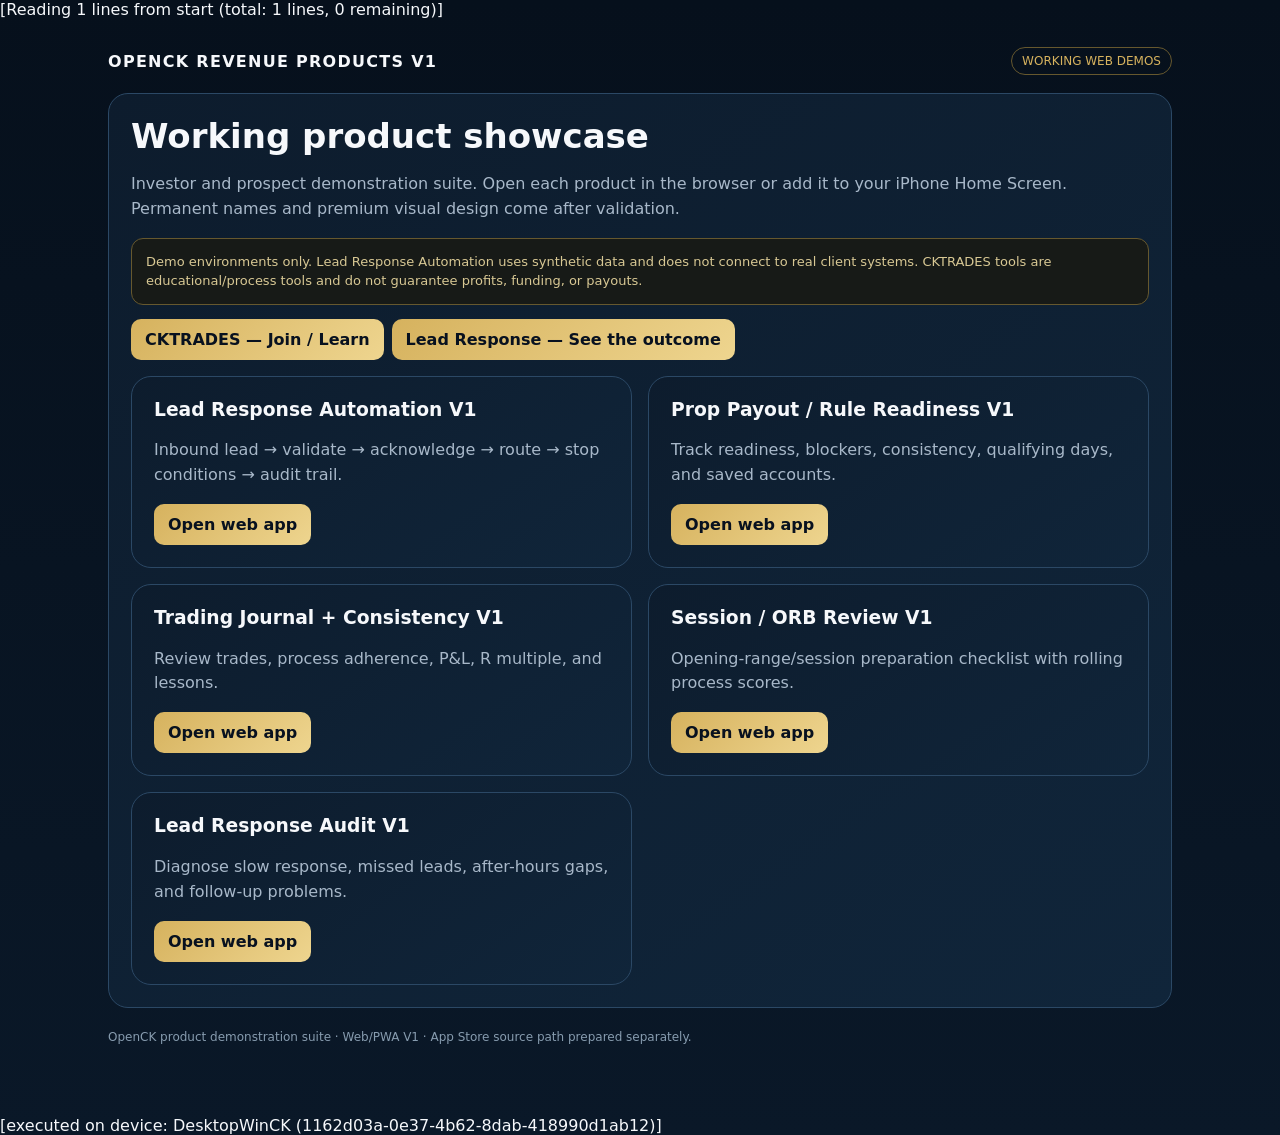
<file: index.html>
[Reading 1 lines from start (total: 1 lines, 0 remaining)]

<!doctype html><html><head><meta charset="utf-8"><meta name="viewport" content="width=device-width,initial-scale=1"><title>OpenCK Revenue Products V1</title><link rel="stylesheet" href="./styles.css"><meta name="theme-color" content="#0d1c2d"></head><body><div class="wrap"><div class="top"><div class="brand">OPENCK REVENUE PRODUCTS V1</div><div class="pill">WORKING WEB DEMOS</div></div><section class="hero"><h1>Working product showcase</h1><p>Investor and prospect demonstration suite. Open each product in the browser or add it to your iPhone Home Screen. Permanent names and premium visual design come after validation.</p><div class="notice">Demo environments only. Lead Response Automation uses synthetic data and does not connect to real client systems. CKTRADES tools are educational/process tools and do not guarantee profits, funding, or payouts.</div><div class="actions"><a class="btn" href="./sales/cktrades/">CKTRADES — Join / Learn</a><a class="btn" href="./sales/lead-response/">Lead Response — See the outcome</a></div><div class="grid"><div class="card"><h3>Lead Response Automation V1</h3><p>Inbound lead → validate → acknowledge → route → stop conditions → audit trail.</p><a class="btn" href="./lead-response-automation/">Open web app</a></div><div class="card"><h3>Prop Payout / Rule Readiness V1</h3><p>Track readiness, blockers, consistency, qualifying days, and saved accounts.</p><a class="btn" href="./prop-payout-readiness/">Open web app</a></div><div class="card"><h3>Trading Journal + Consistency V1</h3><p>Review trades, process adherence, P&amp;L, R multiple, and lessons.</p><a class="btn" href="./trading-journal/">Open web app</a></div><div class="card"><h3>Session / ORB Review V1</h3><p>Opening-range/session preparation checklist with rolling process scores.</p><a class="btn" href="./orb-review/">Open web app</a></div><div class="card"><h3>Lead Response Audit V1</h3><p>Diagnose slow response, missed leads, after-hours gaps, and follow-up problems.</p><a class="btn" href="./lead-response-audit/">Open web app</a></div></div></section><div class="footer">OpenCK product demonstration suite · Web/PWA V1 · App Store source path prepared separately.</div></div></body></html>

[executed on device: DesktopWinCK (1162d03a-0e37-4b62-8dab-418990d1ab12)]
</file>
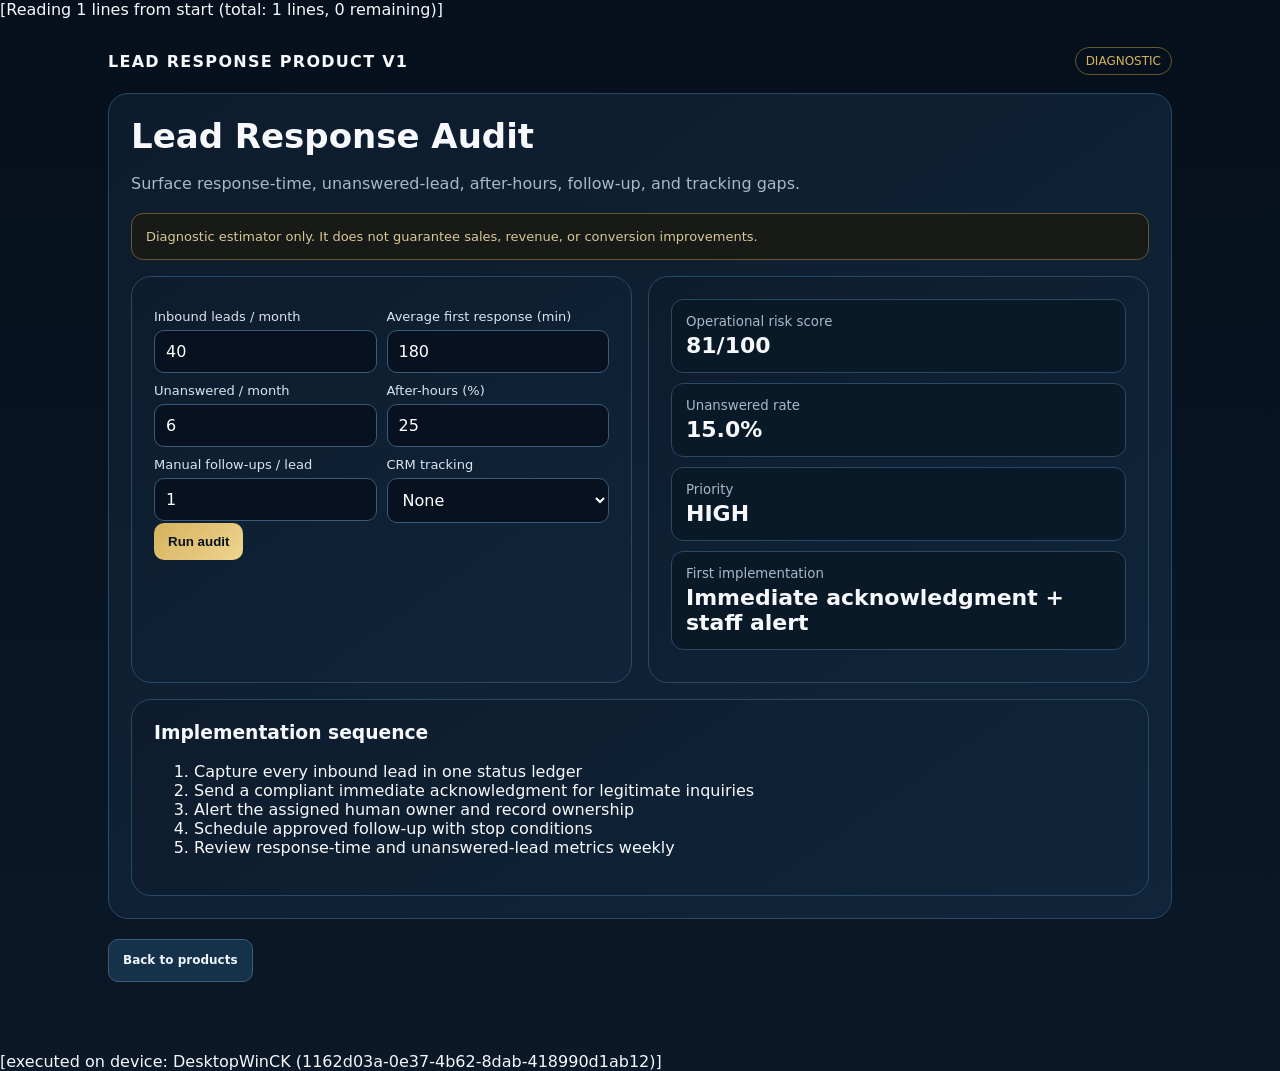
<file: lead-response-audit/index.html>
[Reading 1 lines from start (total: 1 lines, 0 remaining)]

<!doctype html><html><head><meta charset="utf-8"><meta name="viewport" content="width=device-width,initial-scale=1"><meta http-equiv="Content-Security-Policy" content="default-src 'self'; img-src 'self' data:; style-src 'self' 'unsafe-inline'; script-src 'self'; connect-src 'self'; object-src 'none'; base-uri 'self'; form-action 'self'">
<meta name="referrer" content="no-referrer"><title>Lead Response Audit V1</title><link rel="stylesheet" href="../styles.css"><link rel="manifest" href="./manifest.webmanifest"><link rel="apple-touch-icon" href="./icon-180.png"><meta name="theme-color" content="#0d1c2d"><meta name="apple-mobile-web-app-capable" content="yes"><meta name="apple-mobile-web-app-title" content="Lead Audit"></head><body><div class="wrap"><div class="top"><div class="brand">LEAD RESPONSE PRODUCT V1</div><div class="pill">DIAGNOSTIC</div></div><section class="hero"><h1>Lead Response Audit</h1><p>Surface response-time, unanswered-lead, after-hours, follow-up, and tracking gaps.</p><div class="notice">Diagnostic estimator only. It does not guarantee sales, revenue, or conversion improvements.</div><div class="grid"><div class="card"><div class="row"><div><label>Inbound leads / month</label><input id="leads" type="number" value="40"></div><div><label>Average first response (min)</label><input id="minutes" type="number" value="180"></div></div><div class="row"><div><label>Unanswered / month</label><input id="missed" type="number" value="6"></div><div><label>After-hours (%)</label><input id="after" type="number" value="25"></div></div><div class="row"><div><label>Manual follow-ups / lead</label><input id="follows" type="number" value="1"></div><div><label>CRM tracking</label><select id="crm"><option value="0">None</option><option value="1">Partial</option><option value="2">Consistent</option></select></div></div><button onclick="audit()">Run audit</button></div><div class="card"><div class="metric"><small>Operational risk score</small><strong id="risk">—</strong></div><div class="metric"><small>Unanswered rate</small><strong id="missedRate">—</strong></div><div class="metric"><small>Priority</small><strong id="priority">—</strong></div><div class="metric"><small>First implementation</small><strong id="recommend">—</strong></div></div></div><div class="card" style="margin-top:16px"><h3>Implementation sequence</h3><ol id="plan"></ol></div></section><div class="footer"><a class="btn secondary" href="../">Back to products</a></div></div><script src="./app.js"></script><script src="./pwa-register.js"></script></body></html>

[executed on device: DesktopWinCK (1162d03a-0e37-4b62-8dab-418990d1ab12)]
</file>
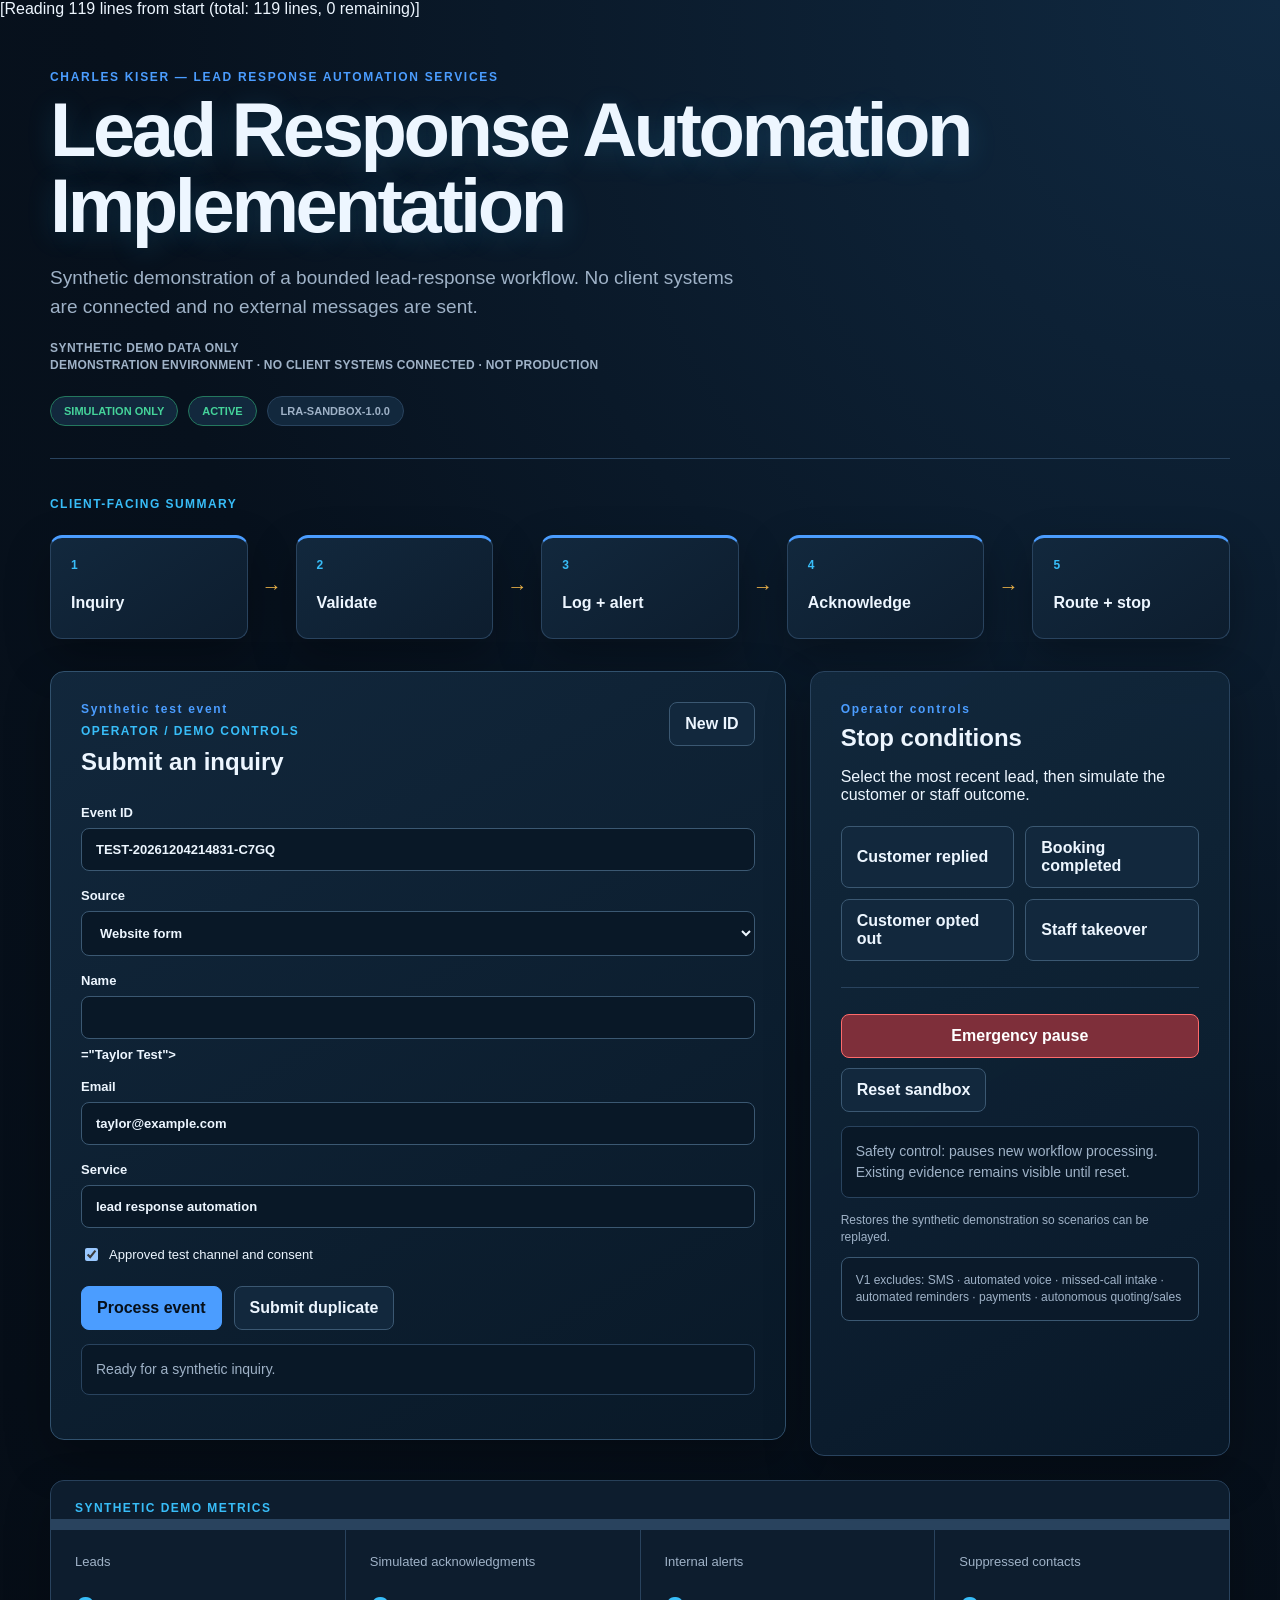
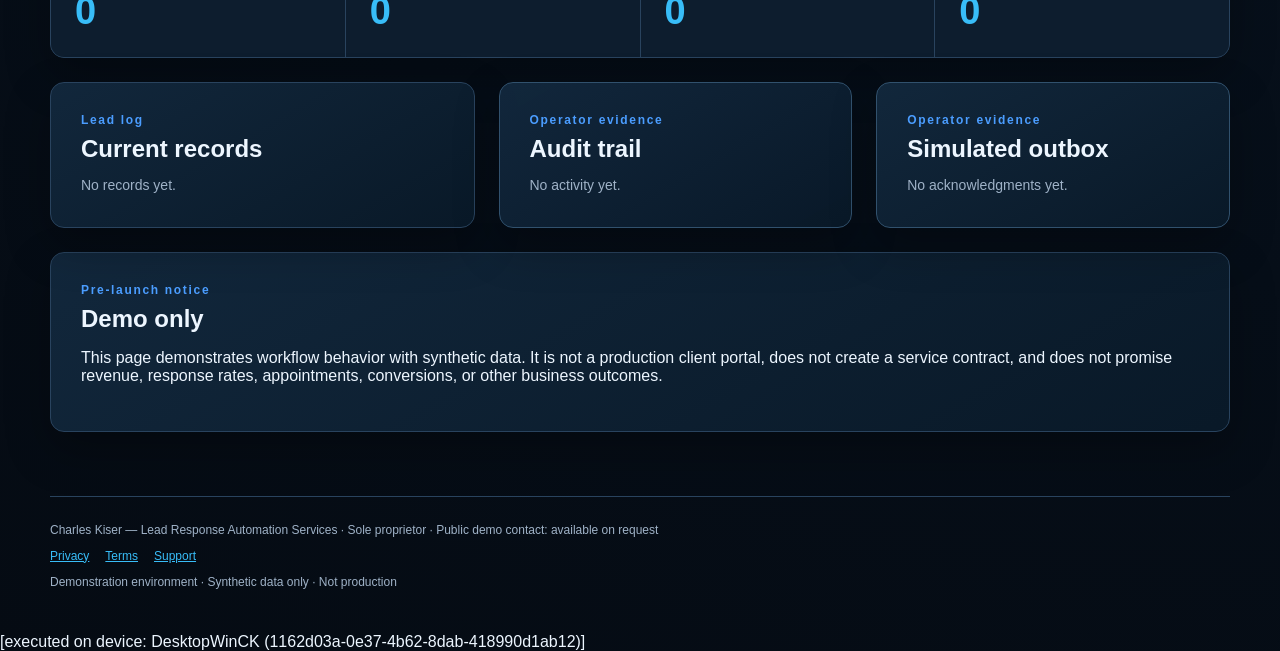
<file: lead-response-automation/index.html>
[Reading 119 lines from start (total: 119 lines, 0 remaining)]

﻿<!doctype html>
<html lang="en">
<head>
  <meta charset="utf-8">
  <meta name="viewport" content="width=device-width, initial-scale=1">
  <meta http-equiv="Content-Security-Policy" content="default-src 'self'; img-src 'self' data:; style-src 'self' 'unsafe-inline'; script-src 'self'; connect-src 'self'; object-src 'none'; base-uri 'self'; form-action 'self'">
  <meta name="referrer" content="no-referrer">
  <title>Lead Response Automation Services &mdash; Synthetic Demo</title>
  <meta name="description" content="Synthetic demonstration of a bounded lead-response automation workflow by Charles Kiser &mdash; Lead Response Automation Services.">
  <link rel="stylesheet" href="./styles.css">
  <link rel="manifest" href="./manifest.webmanifest">
  <link rel="apple-touch-icon" href="./icon-180.png">
  <meta name="theme-color" content="#0d1c2d">
  <meta name="apple-mobile-web-app-capable" content="yes">
  <meta name="apple-mobile-web-app-title" content="Lead Response">
</head>
<body>
  <header>
    <p class="eyebrow">CHARLES KISER &mdash; LEAD RESPONSE AUTOMATION SERVICES</p>
    <h1>Lead Response Automation Implementation</h1>
    <p class="lede">Synthetic demonstration of a bounded lead-response workflow. No client systems are connected and no external messages are sent.</p>
    <p class="environment-label">SYNTHETIC DEMO DATA ONLY</p>
    <p class="environment-detail">DEMONSTRATION ENVIRONMENT &middot; NO CLIENT SYSTEMS CONNECTED &middot; NOT PRODUCTION</p>
    <div class="status-row">
      <span id="modeBadge" class="badge safe">SIMULATION ONLY</span>
      <span id="pauseBadge" class="badge safe">ACTIVE</span>
      <span id="versionBadge" class="badge neutral">LRA-SANDBOX</span>
    </div>
  </header>

  <main>
    <section class="workflow" aria-label="Workflow overview">
      <p class="view-label">CLIENT-FACING SUMMARY</p>
      <div><strong>1</strong><span>Inquiry</span></div><i>&rarr;</i>
      <div><strong>2</strong><span>Validate</span></div><i>&rarr;</i>
      <div><strong>3</strong><span>Log + alert</span></div><i>&rarr;</i>
      <div><strong>4</strong><span>Acknowledge</span></div><i>&rarr;</i>
      <div><strong>5</strong><span>Route + stop</span></div>
    </section>

    <section class="workspace">
      <form id="leadForm" class="panel operator-panel">
        <div class="panel-heading">
          <div><p class="kicker">Synthetic test event</p><p class="view-label">OPERATOR / DEMO CONTROLS</p><h2>Submit an inquiry</h2></div>
          <button type="button" id="newEvent">New ID</button>
        </div>
        <label>Event ID<input id="eventId" required></label>
        <label>Source<select id="source"><option value="website-form">Website form</option><option value="shared-inbox">Shared inbox</option></select></label>
        <label>Name<input id="leadName" <link rel="stylesheet" href="./styles.css">
  <link rel="manifest" href="./manifest.webmanifest">
  <link rel="apple-touch-icon" href="./icon-180.png">
  <meta name="theme-color" content="#0d1c2d">
  <meta name="apple-mobile-web-app-capable" content="yes">
  <meta name="apple-mobile-web-app-title" content="Lead Response">="Taylor Test"></label>
        <label>Email<input id="email" value="taylor@example.com"></label>
        <label>Service<input id="service" value="lead response automation"></label>
        <label class="check"><input type="checkbox" id="consentApproved" checked> Approved test channel and consent</label>
        <div class="row-actions">
          <button class="primary" type="submit">Process event</button>
          <button type="button" id="duplicateEvent">Submit duplicate</button>
        </div>
        <p id="formResult" class="result" role="status">Ready for a synthetic inquiry.</p>
      </form>

      <section class="panel controls">
        <p class="kicker">Operator controls</p>
        <h2>Stop conditions</h2>
        <p>Select the most recent lead, then simulate the customer or staff outcome.</p>
        <div class="control-grid">
          <button data-action="reply">Customer replied</button>
          <button data-action="booked">Booking completed</button>
          <button data-action="optout">Customer opted out</button>
          <button data-action="takeover">Staff takeover</button>
        </div>
        <hr>
        <button id="pause" class="danger">Emergency pause</button>
        <button id="reset">Reset sandbox</button>
        <p class="notice">Safety control: pauses new workflow processing. Existing evidence remains visible until reset.</p>
        <p class="helper">Restores the synthetic demonstration so scenarios can be replayed.</p>
        <p class="exclusions">V1 excludes: SMS &middot; automated voice &middot; missed-call intake &middot; automated reminders &middot; payments &middot; autonomous quoting/sales</p>
      </section>
    </section>

    <section class="metrics" aria-label="Synthetic demonstration activity">
      <p class="view-label">SYNTHETIC DEMO METRICS</p>
      <article><span>Leads</span><strong id="leadCount">0</strong></article>
      <article><span>Simulated acknowledgments</span><strong id="messageCount">0</strong></article>
      <article><span>Internal alerts</span><strong id="alertCount">0</strong></article>
      <article><span>Suppressed contacts</span><strong id="suppressionCount">0</strong></article>
    </section>

    <section class="data-grid">
      <section class="panel"><p class="kicker">Lead log</p><h2>Current records</h2><div id="leadLog" class="empty">No records yet.</div></section>
      <section class="panel operator-panel"><p class="kicker">Operator evidence</p><h2>Audit trail</h2><div id="activityLog" class="empty">No activity yet.</div></section>
      <section class="panel operator-panel"><p class="kicker">Operator evidence</p><h2>Simulated outbox</h2><div id="outbox" class="empty">No acknowledgments yet.</div></section>
    </section>

    <section class="panel policy-notice">
      <p class="kicker">Pre-launch notice</p>
      <h2>Demo only</h2>
      <p>This page demonstrates workflow behavior with synthetic data. It is not a production client portal, does not create a service contract, and does not promise revenue, response rates, appointments, conversions, or other business outcomes.</p>
    </section>
  </main>

  <footer>
    <div>Charles Kiser &mdash; Lead Response Automation Services &middot; Sole proprietor &middot; Public demo contact: available on request</div>
    <nav class="footer-nav" aria-label="Legal and support">
      <a href="./privacy.html">Privacy</a>
      <a href="./terms.html">Terms</a>
      <a href="./support.html">Support</a>
    </nav>
    <div class="footer-note">Demonstration environment &middot; Synthetic data only &middot; Not production</div>
  </footer>
  <script type="module" src="./app.mjs"></script>
  <script src="./pwa-register.js"></script>
</body>
</html>





[executed on device: DesktopWinCK (1162d03a-0e37-4b62-8dab-418990d1ab12)]
</file>
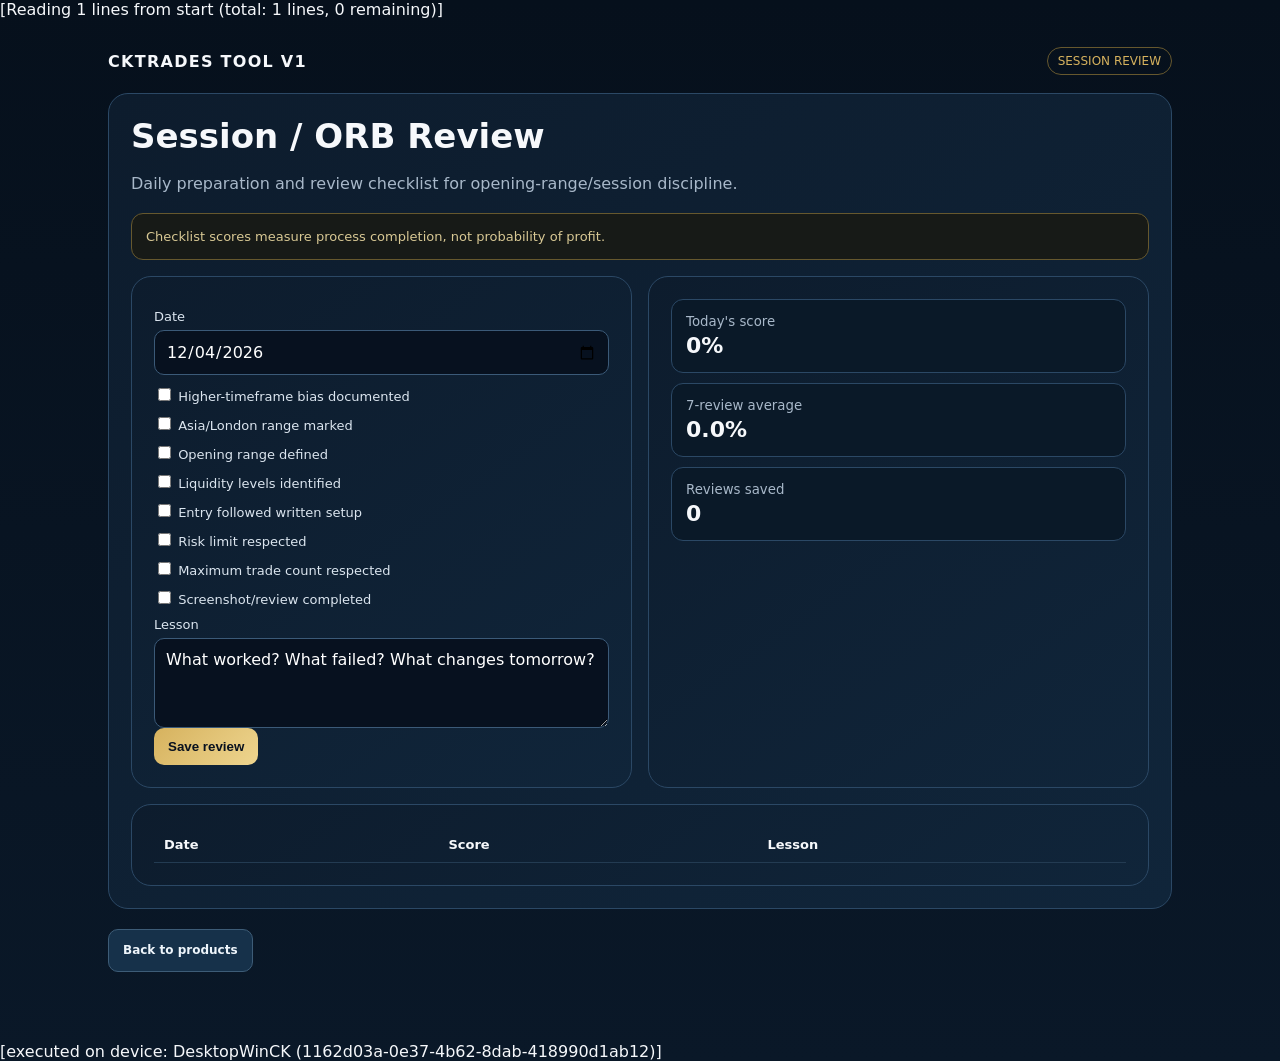
<file: orb-review/index.html>
[Reading 1 lines from start (total: 1 lines, 0 remaining)]

<!doctype html><html><head><meta charset="utf-8"><meta name="viewport" content="width=device-width,initial-scale=1"><meta http-equiv="Content-Security-Policy" content="default-src 'self'; img-src 'self' data:; style-src 'self' 'unsafe-inline'; script-src 'self'; connect-src 'self'; object-src 'none'; base-uri 'self'; form-action 'self'">
<meta name="referrer" content="no-referrer"><title>Session ORB Review V1</title><link rel="stylesheet" href="../styles.css"><link rel="manifest" href="./manifest.webmanifest"><link rel="apple-touch-icon" href="./icon-180.png"><meta name="theme-color" content="#0d1c2d"><meta name="apple-mobile-web-app-capable" content="yes"><meta name="apple-mobile-web-app-title" content="ORB Review"></head><body><div class="wrap"><div class="top"><div class="brand">CKTRADES TOOL V1</div><div class="pill">SESSION REVIEW</div></div><section class="hero"><h1>Session / ORB Review</h1><p>Daily preparation and review checklist for opening-range/session discipline.</p><div class="notice">Checklist scores measure process completion, not probability of profit.</div><div class="grid"><div class="card"><label>Date</label><input id="date" type="date"><label><input class="c" type="checkbox" style="width:auto"> Higher-timeframe bias documented</label><label><input class="c" type="checkbox" style="width:auto"> Asia/London range marked</label><label><input class="c" type="checkbox" style="width:auto"> Opening range defined</label><label><input class="c" type="checkbox" style="width:auto"> Liquidity levels identified</label><label><input class="c" type="checkbox" style="width:auto"> Entry followed written setup</label><label><input class="c" type="checkbox" style="width:auto"> Risk limit respected</label><label><input class="c" type="checkbox" style="width:auto"> Maximum trade count respected</label><label><input class="c" type="checkbox" style="width:auto"> Screenshot/review completed</label><label>Lesson</label><textarea id="lesson">What worked? What failed? What changes tomorrow?</textarea><button onclick="saveReview()">Save review</button></div><div class="card"><div class="metric"><small>Today's score</small><strong id="score">0%</strong></div><div class="metric"><small>7-review average</small><strong id="avg">0%</strong></div><div class="metric"><small>Reviews saved</small><strong id="count">0</strong></div></div></div><div class="card" style="margin-top:16px"><table><thead><tr><th>Date</th><th>Score</th><th>Lesson</th></tr></thead><tbody id="rows"></tbody></table></div></section><div class="footer"><a class="btn secondary" href="../">Back to products</a></div></div><script src="./app.js"></script><script src="./pwa-register.js"></script></body></html>

[executed on device: DesktopWinCK (1162d03a-0e37-4b62-8dab-418990d1ab12)]
</file>
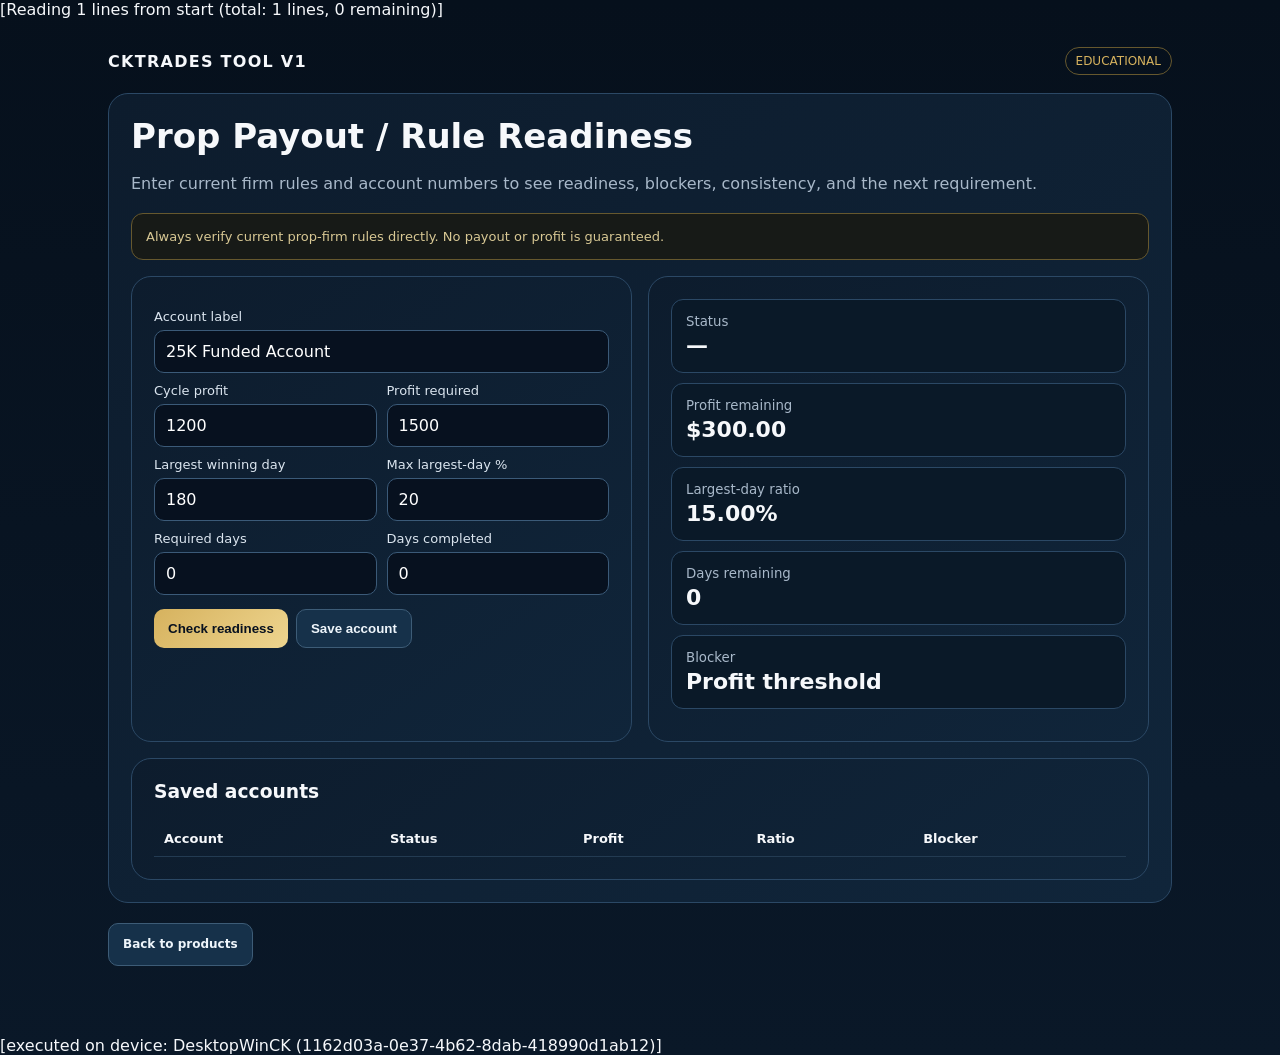
<file: prop-payout-readiness/index.html>
[Reading 1 lines from start (total: 1 lines, 0 remaining)]

<!doctype html><html><head><meta charset="utf-8"><meta name="viewport" content="width=device-width,initial-scale=1"><meta http-equiv="Content-Security-Policy" content="default-src 'self'; img-src 'self' data:; style-src 'self' 'unsafe-inline'; script-src 'self'; connect-src 'self'; object-src 'none'; base-uri 'self'; form-action 'self'">
<meta name="referrer" content="no-referrer"><title>Prop Payout Readiness V1</title><link rel="stylesheet" href="../styles.css"><link rel="manifest" href="./manifest.webmanifest"><link rel="apple-touch-icon" href="./icon-180.png"><meta name="theme-color" content="#0d1c2d"><meta name="apple-mobile-web-app-capable" content="yes"><meta name="apple-mobile-web-app-title" content="Payout Ready"></head><body><div class="wrap"><div class="top"><div class="brand">CKTRADES TOOL V1</div><div class="pill">EDUCATIONAL</div></div><section class="hero"><h1>Prop Payout / Rule Readiness</h1><p>Enter current firm rules and account numbers to see readiness, blockers, consistency, and the next requirement.</p><div class="notice">Always verify current prop-firm rules directly. No payout or profit is guaranteed.</div><div class="grid"><div class="card"><label>Account label</label><input id="label" value="25K Funded Account"><div class="row"><div><label>Cycle profit</label><input id="profit" type="number" value="1200"></div><div><label>Profit required</label><input id="required" type="number" value="1500"></div></div><div class="row"><div><label>Largest winning day</label><input id="largest" type="number" value="180"></div><div><label>Max largest-day %</label><input id="maxpct" type="number" value="20"></div></div><div class="row"><div><label>Required days</label><input id="daysReq" type="number" value="0"></div><div><label>Days completed</label><input id="daysDone" type="number" value="0"></div></div><div class="actions"><button onclick="calculate()">Check readiness</button><button class="secondary" onclick="saveAccount()">Save account</button></div></div><div class="card"><div class="metric"><small>Status</small><strong id="status">—</strong></div><div class="metric"><small>Profit remaining</small><strong id="remaining">—</strong></div><div class="metric"><small>Largest-day ratio</small><strong id="ratio">—</strong></div><div class="metric"><small>Days remaining</small><strong id="days">—</strong></div><div class="metric"><small>Blocker</small><strong id="blocker">—</strong></div></div></div><div class="card" style="margin-top:16px"><h3>Saved accounts</h3><table><thead><tr><th>Account</th><th>Status</th><th>Profit</th><th>Ratio</th><th>Blocker</th></tr></thead><tbody id="saved"></tbody></table></div></section><div class="footer"><a class="btn secondary" href="../">Back to products</a></div></div><script src="./app.js"></script><script src="./pwa-register.js"></script></body></html>

[executed on device: DesktopWinCK (1162d03a-0e37-4b62-8dab-418990d1ab12)]
</file>
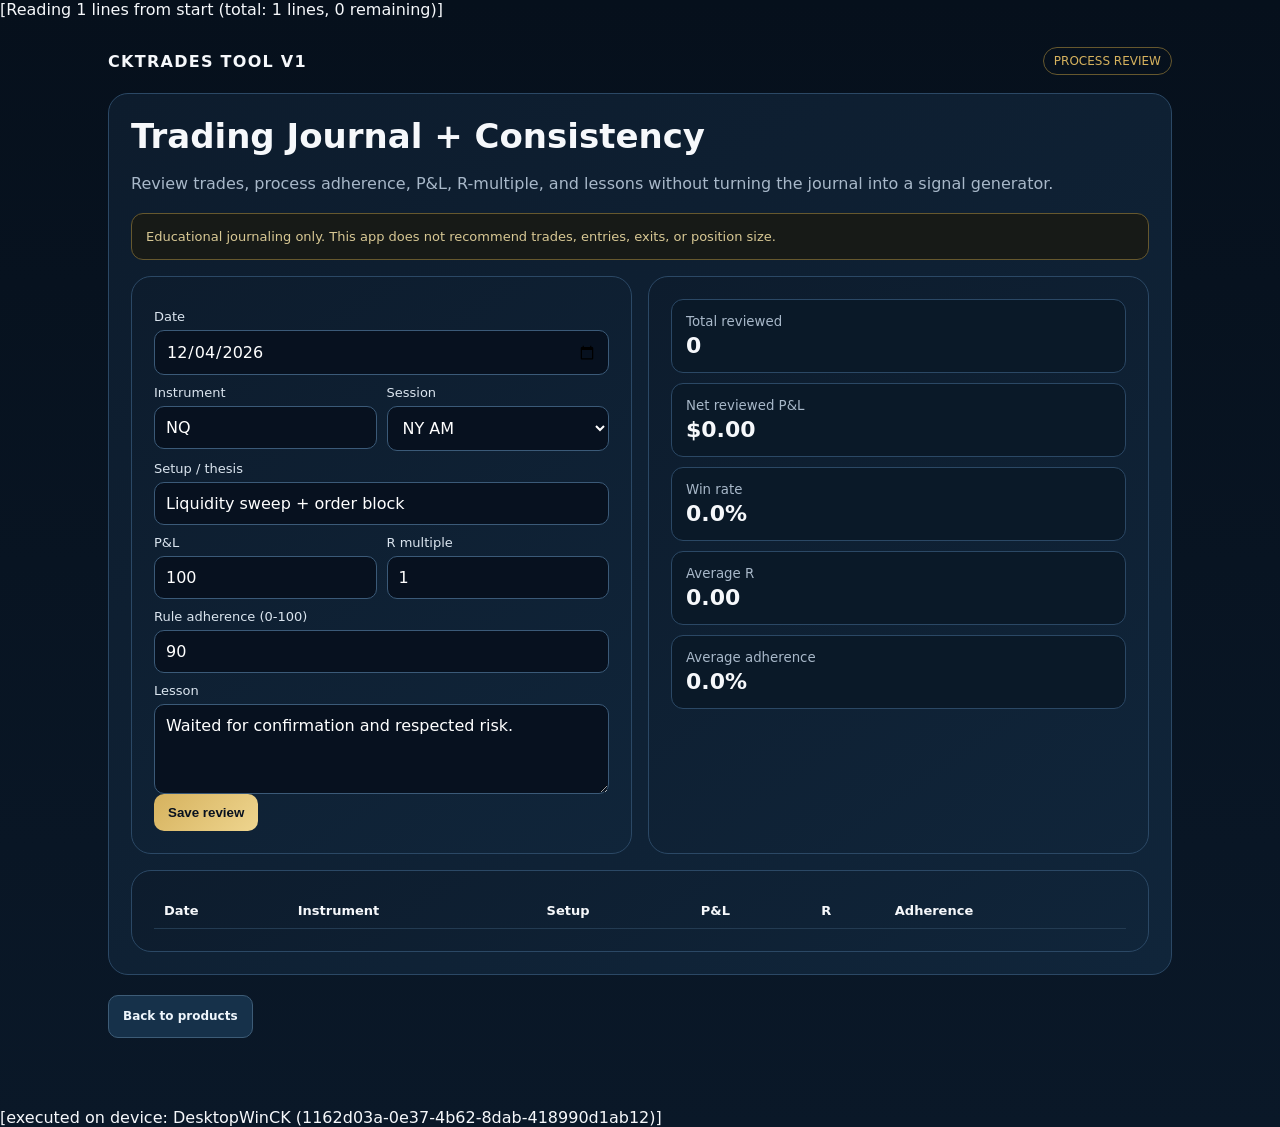
<file: trading-journal/index.html>
[Reading 1 lines from start (total: 1 lines, 0 remaining)]

<!doctype html><html><head><meta charset="utf-8"><meta name="viewport" content="width=device-width,initial-scale=1"><meta http-equiv="Content-Security-Policy" content="default-src 'self'; img-src 'self' data:; style-src 'self' 'unsafe-inline'; script-src 'self'; connect-src 'self'; object-src 'none'; base-uri 'self'; form-action 'self'">
<meta name="referrer" content="no-referrer"><title>Trading Journal V1</title><link rel="stylesheet" href="../styles.css"><link rel="manifest" href="./manifest.webmanifest"><link rel="apple-touch-icon" href="./icon-180.png"><meta name="theme-color" content="#0d1c2d"><meta name="apple-mobile-web-app-capable" content="yes"><meta name="apple-mobile-web-app-title" content="CK Journal"></head><body><div class="wrap"><div class="top"><div class="brand">CKTRADES TOOL V1</div><div class="pill">PROCESS REVIEW</div></div><section class="hero"><h1>Trading Journal + Consistency</h1><p>Review trades, process adherence, P&amp;L, R-multiple, and lessons without turning the journal into a signal generator.</p><div class="notice">Educational journaling only. This app does not recommend trades, entries, exits, or position size.</div><div class="grid"><div class="card"><label>Date</label><input id="date" type="date"><div class="row"><div><label>Instrument</label><input id="instrument" value="NQ"></div><div><label>Session</label><select id="session"><option>NY AM</option><option>NY PM</option><option>London</option><option>Asia</option></select></div></div><label>Setup / thesis</label><input id="setup" value="Liquidity sweep + order block"><div class="row"><div><label>P&amp;L</label><input id="pnl" type="number" value="100"></div><div><label>R multiple</label><input id="r" type="number" step=".1" value="1"></div></div><label>Rule adherence (0-100)</label><input id="adherence" type="number" value="90"><label>Lesson</label><textarea id="notes">Waited for confirmation and respected risk.</textarea><button onclick="addTrade()">Save review</button></div><div class="card"><div class="metric"><small>Total reviewed</small><strong id="count">0</strong></div><div class="metric"><small>Net reviewed P&amp;L</small><strong id="net">$0</strong></div><div class="metric"><small>Win rate</small><strong id="winrate">0%</strong></div><div class="metric"><small>Average R</small><strong id="avgR">0</strong></div><div class="metric"><small>Average adherence</small><strong id="avgA">0%</strong></div></div></div><div class="card" style="margin-top:16px"><table><thead><tr><th>Date</th><th>Instrument</th><th>Setup</th><th>P&amp;L</th><th>R</th><th>Adherence</th></tr></thead><tbody id="rows"></tbody></table></div></section><div class="footer"><a class="btn secondary" href="../">Back to products</a></div></div><script src="./app.js"></script><script src="./pwa-register.js"></script></body></html>

[executed on device: DesktopWinCK (1162d03a-0e37-4b62-8dab-418990d1ab12)]
</file>
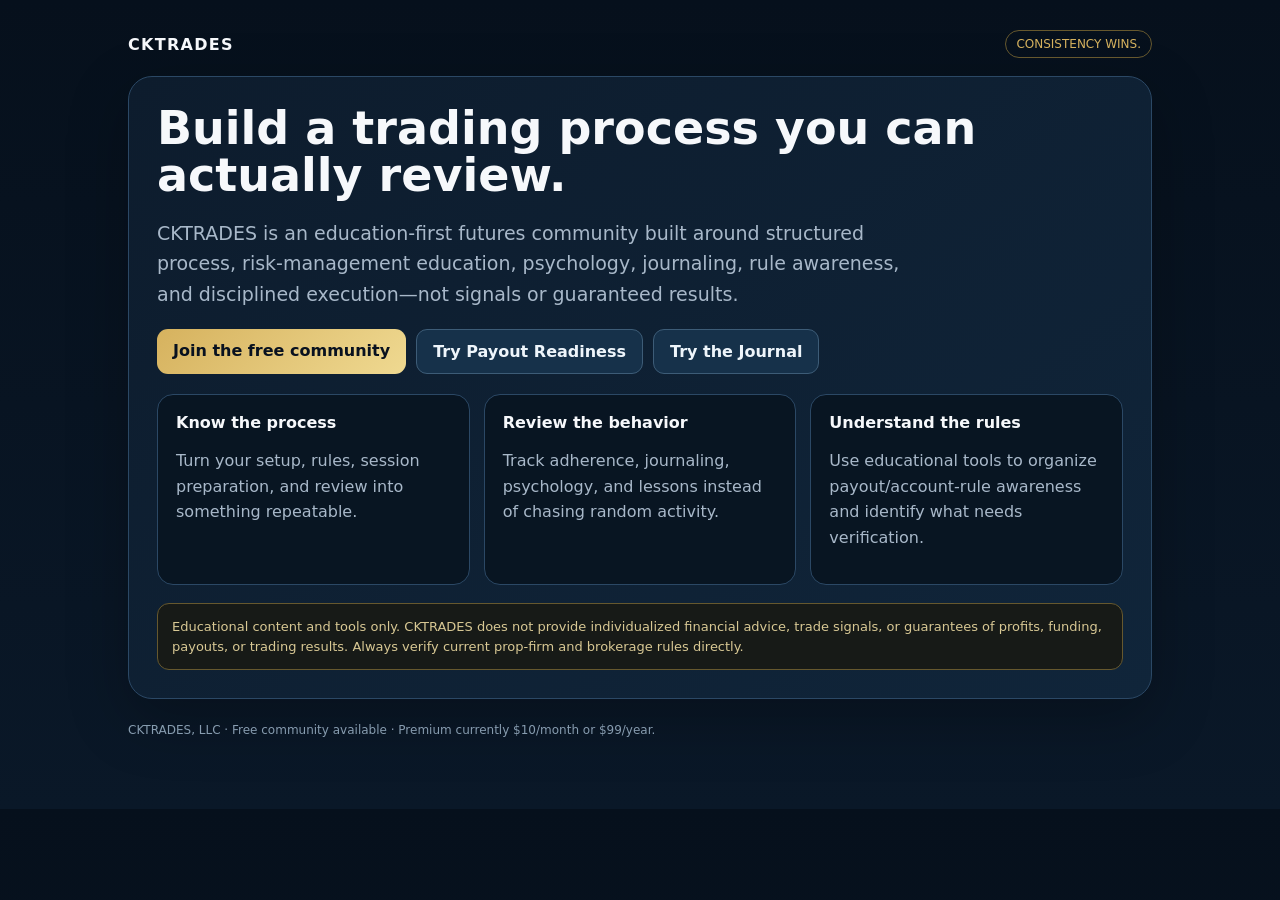
<file: sales/cktrades/index.html>
<!doctype html><html><head><meta charset="utf-8"><meta name="viewport" content="width=device-width,initial-scale=1"><title>CKTRADES — Consistency Wins</title><meta name="description" content="Structured futures trading education focused on process, risk awareness, psychology, journaling, and disciplined execution."><meta name="referrer" content="no-referrer"><link rel="stylesheet" href="../sales.css"></head><body><div class="wrap"><div class="top"><div class="brand">CKTRADES</div><div class="pill">CONSISTENCY WINS.</div></div><section class="hero"><h1>Build a trading process you can actually review.</h1><p class="sub">CKTRADES is an education-first futures community built around structured process, risk-management education, psychology, journaling, rule awareness, and disciplined execution—not signals or guaranteed results.</p><div class="actions"><a class="btn" href="https://www.skool.com/cktrades-mentorship-program-9364">Join the free community</a><a class="btn secondary" href="../../prop-payout-readiness/">Try Payout Readiness</a><a class="btn secondary" href="../../trading-journal/">Try the Journal</a></div><div class="grid"><div class="card"><strong>Know the process</strong><p>Turn your setup, rules, session preparation, and review into something repeatable.</p></div><div class="card"><strong>Review the behavior</strong><p>Track adherence, journaling, psychology, and lessons instead of chasing random activity.</p></div><div class="card"><strong>Understand the rules</strong><p>Use educational tools to organize payout/account-rule awareness and identify what needs verification.</p></div></div><div class="notice">Educational content and tools only. CKTRADES does not provide individualized financial advice, trade signals, or guarantees of profits, funding, payouts, or trading results. Always verify current prop-firm and brokerage rules directly.</div></section><div class="footer">CKTRADES, LLC · Free community available · Premium currently $10/month or $99/year.</div></div></body></html>
</file>
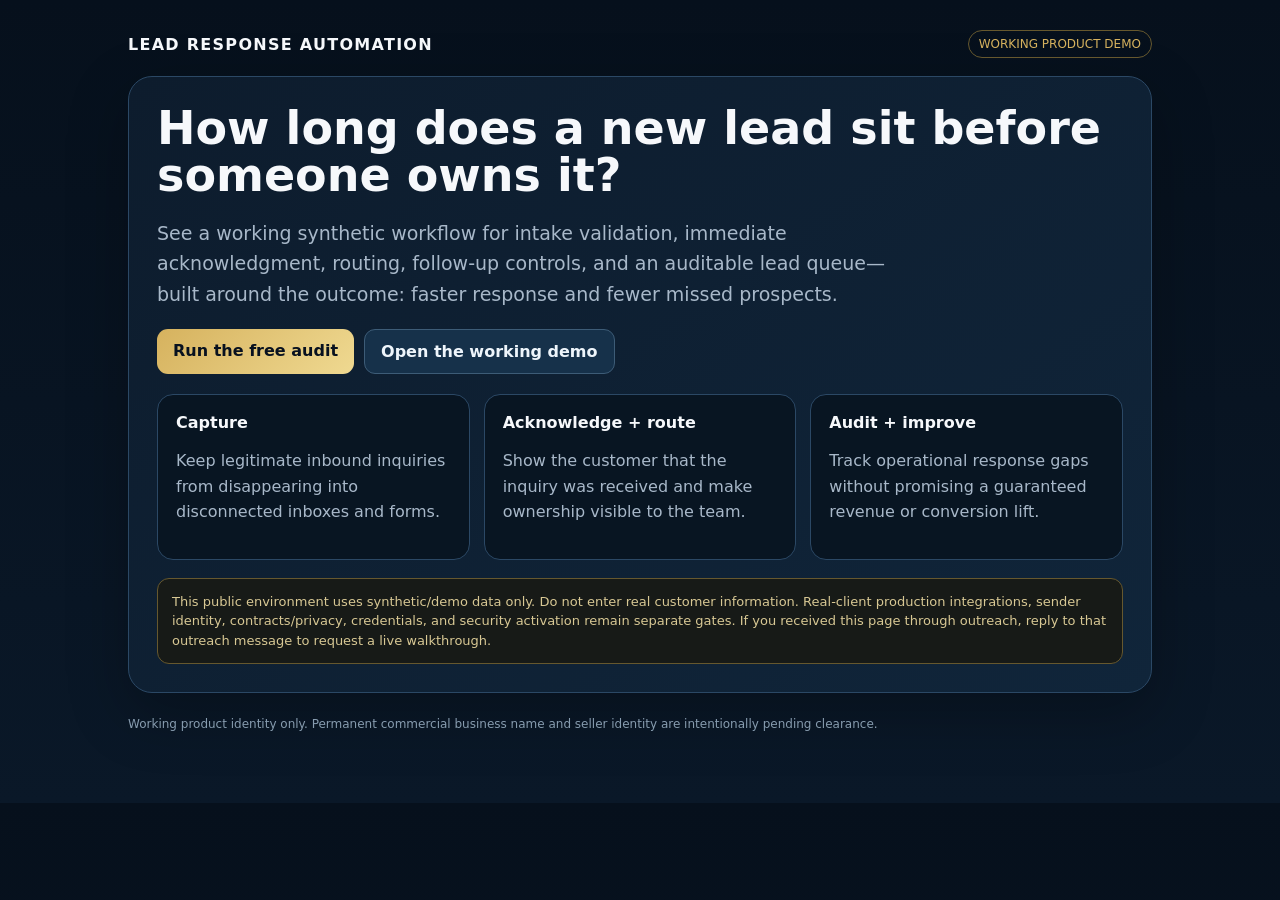
<file: sales/lead-response/index.html>
<!doctype html><html><head><meta charset="utf-8"><meta name="viewport" content="width=device-width,initial-scale=1"><title>Lead Response Automation — Working Demo</title><meta name="description" content="See a working synthetic lead-response workflow and run a lead-response operational audit."><meta name="referrer" content="no-referrer"><link rel="stylesheet" href="../sales.css"></head><body><div class="wrap"><div class="top"><div class="brand">LEAD RESPONSE AUTOMATION</div><div class="pill">WORKING PRODUCT DEMO</div></div><section class="hero"><h1>How long does a new lead sit before someone owns it?</h1><p class="sub">See a working synthetic workflow for intake validation, immediate acknowledgment, routing, follow-up controls, and an auditable lead queue—built around the outcome: faster response and fewer missed prospects.</p><div class="actions"><a class="btn" href="../../lead-response-audit/">Run the free audit</a><a class="btn secondary" href="../../lead-response-automation/">Open the working demo</a></div><div class="grid"><div class="card"><strong>Capture</strong><p>Keep legitimate inbound inquiries from disappearing into disconnected inboxes and forms.</p></div><div class="card"><strong>Acknowledge + route</strong><p>Show the customer that the inquiry was received and make ownership visible to the team.</p></div><div class="card"><strong>Audit + improve</strong><p>Track operational response gaps without promising a guaranteed revenue or conversion lift.</p></div></div><div class="notice">This public environment uses synthetic/demo data only. Do not enter real customer information. Real-client production integrations, sender identity, contracts/privacy, credentials, and security activation remain separate gates. If you received this page through outreach, reply to that outreach message to request a live walkthrough.</div></section><div class="footer">Working product identity only. Permanent commercial business name and seller identity are intentionally pending clearance.</div></div></body></html>
</file>
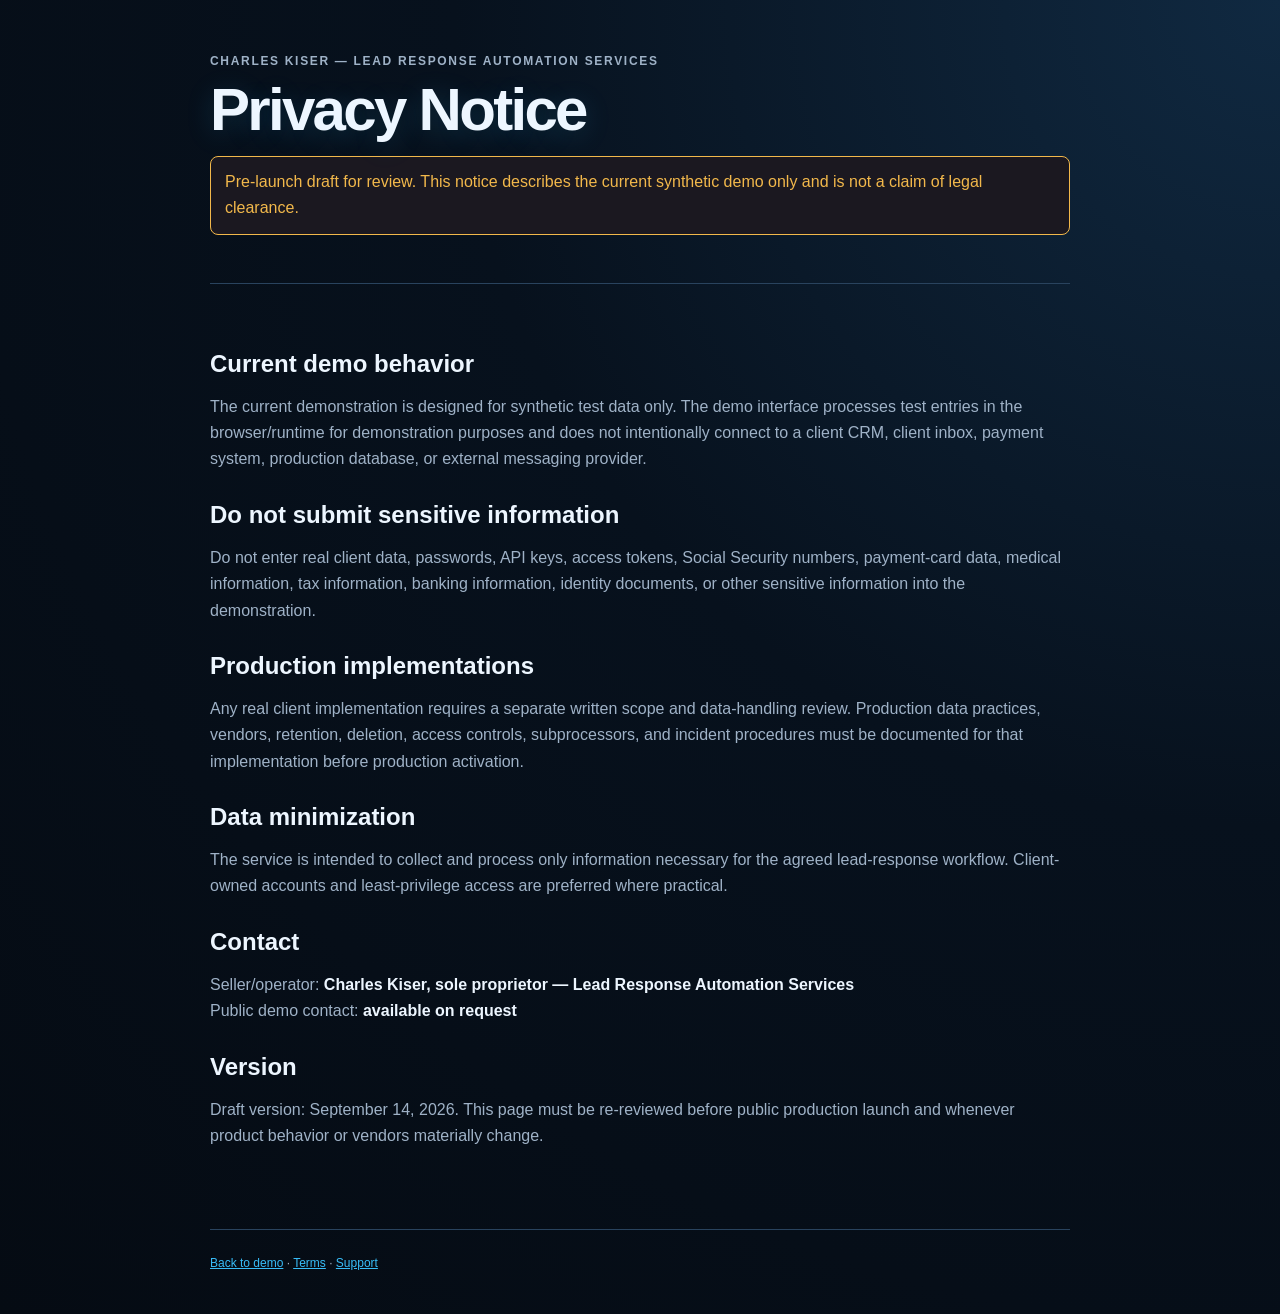
<file: lead-response-automation/privacy.html>
﻿<!doctype html>
<html lang="en">
<head>
  <meta charset="utf-8">
  <meta name="viewport" content="width=device-width, initial-scale=1">
  <title>Privacy &mdash; Lead Response Automation Services</title>
  <link rel="stylesheet" href="./styles.css">
</head>
<body>
<header class="policy-page">
  <p class="eyebrow">CHARLES KISER &mdash; LEAD RESPONSE AUTOMATION SERVICES</p>
  <h1>Privacy Notice</h1>
  <p class="policy-status">Pre-launch draft for review. This notice describes the current synthetic demo only and is not a claim of legal clearance.</p>
</header>
<main class="policy-page">
  <h2>Current demo behavior</h2>
  <p>The current demonstration is designed for synthetic test data only. The demo interface processes test entries in the browser/runtime for demonstration purposes and does not intentionally connect to a client CRM, client inbox, payment system, production database, or external messaging provider.</p>

  <h2>Do not submit sensitive information</h2>
  <p>Do not enter real client data, passwords, API keys, access tokens, Social Security numbers, payment-card data, medical information, tax information, banking information, identity documents, or other sensitive information into the demonstration.</p>

  <h2>Production implementations</h2>
  <p>Any real client implementation requires a separate written scope and data-handling review. Production data practices, vendors, retention, deletion, access controls, subprocessors, and incident procedures must be documented for that implementation before production activation.</p>

  <h2>Data minimization</h2>
  <p>The service is intended to collect and process only information necessary for the agreed lead-response workflow. Client-owned accounts and least-privilege access are preferred where practical.</p>

  <h2>Contact</h2>
  <p>Seller/operator: <strong>Charles Kiser, sole proprietor &mdash; Lead Response Automation Services</strong><br>Public demo contact: <strong>available on request</strong></p>

  <h2>Version</h2>
  <p>Draft version: September 14, 2026. This page must be re-reviewed before public production launch and whenever product behavior or vendors materially change.</p>
</main>
<footer class="policy-page"><a href="./index.html">Back to demo</a> &middot; <a href="./terms.html">Terms</a> &middot; <a href="./support.html">Support</a></footer>
</body>
</html>
</file>
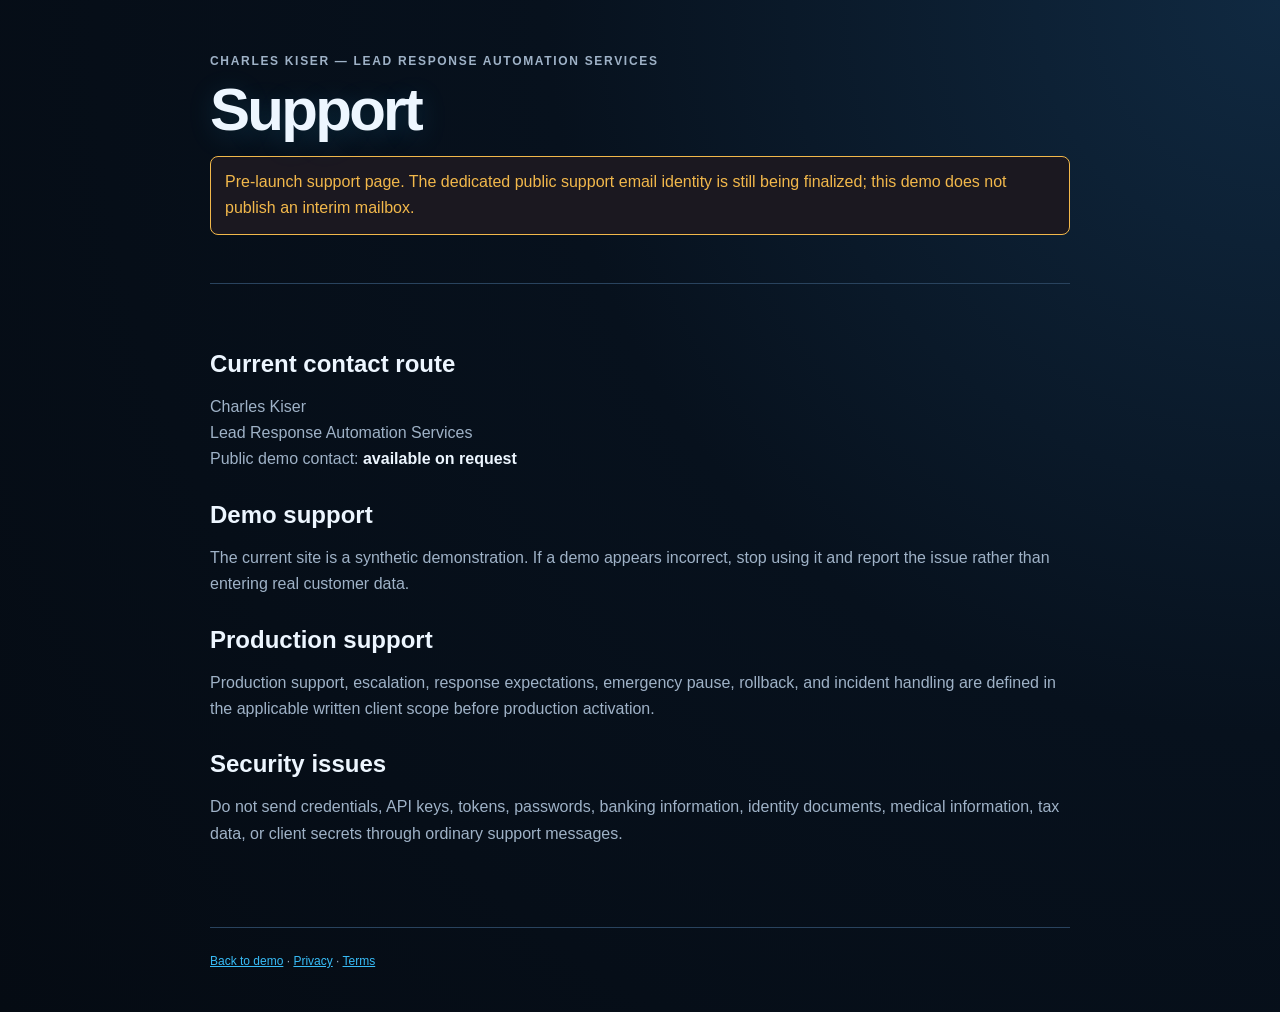
<file: lead-response-automation/support.html>
﻿<!doctype html>
<html lang="en">
<head>
  <meta charset="utf-8">
  <meta name="viewport" content="width=device-width, initial-scale=1">
  <title>Support &mdash; Lead Response Automation Services</title>
  <link rel="stylesheet" href="./styles.css">
</head>
<body>
<header class="policy-page">
  <p class="eyebrow">CHARLES KISER &mdash; LEAD RESPONSE AUTOMATION SERVICES</p>
  <h1>Support</h1>
  <p class="policy-status">Pre-launch support page. The dedicated public support email identity is still being finalized; this demo does not publish an interim mailbox.</p>
</header>
<main class="policy-page">
  <h2>Current contact route</h2>
  <p>Charles Kiser<br>Lead Response Automation Services<br>Public demo contact: <strong>available on request</strong></p>

  <h2>Demo support</h2>
  <p>The current site is a synthetic demonstration. If a demo appears incorrect, stop using it and report the issue rather than entering real customer data.</p>

  <h2>Production support</h2>
  <p>Production support, escalation, response expectations, emergency pause, rollback, and incident handling are defined in the applicable written client scope before production activation.</p>

  <h2>Security issues</h2>
  <p>Do not send credentials, API keys, tokens, passwords, banking information, identity documents, medical information, tax data, or client secrets through ordinary support messages.</p>
</main>
<footer class="policy-page"><a href="./index.html">Back to demo</a> &middot; <a href="./privacy.html">Privacy</a> &middot; <a href="./terms.html">Terms</a></footer>
</body>
</html>
</file>
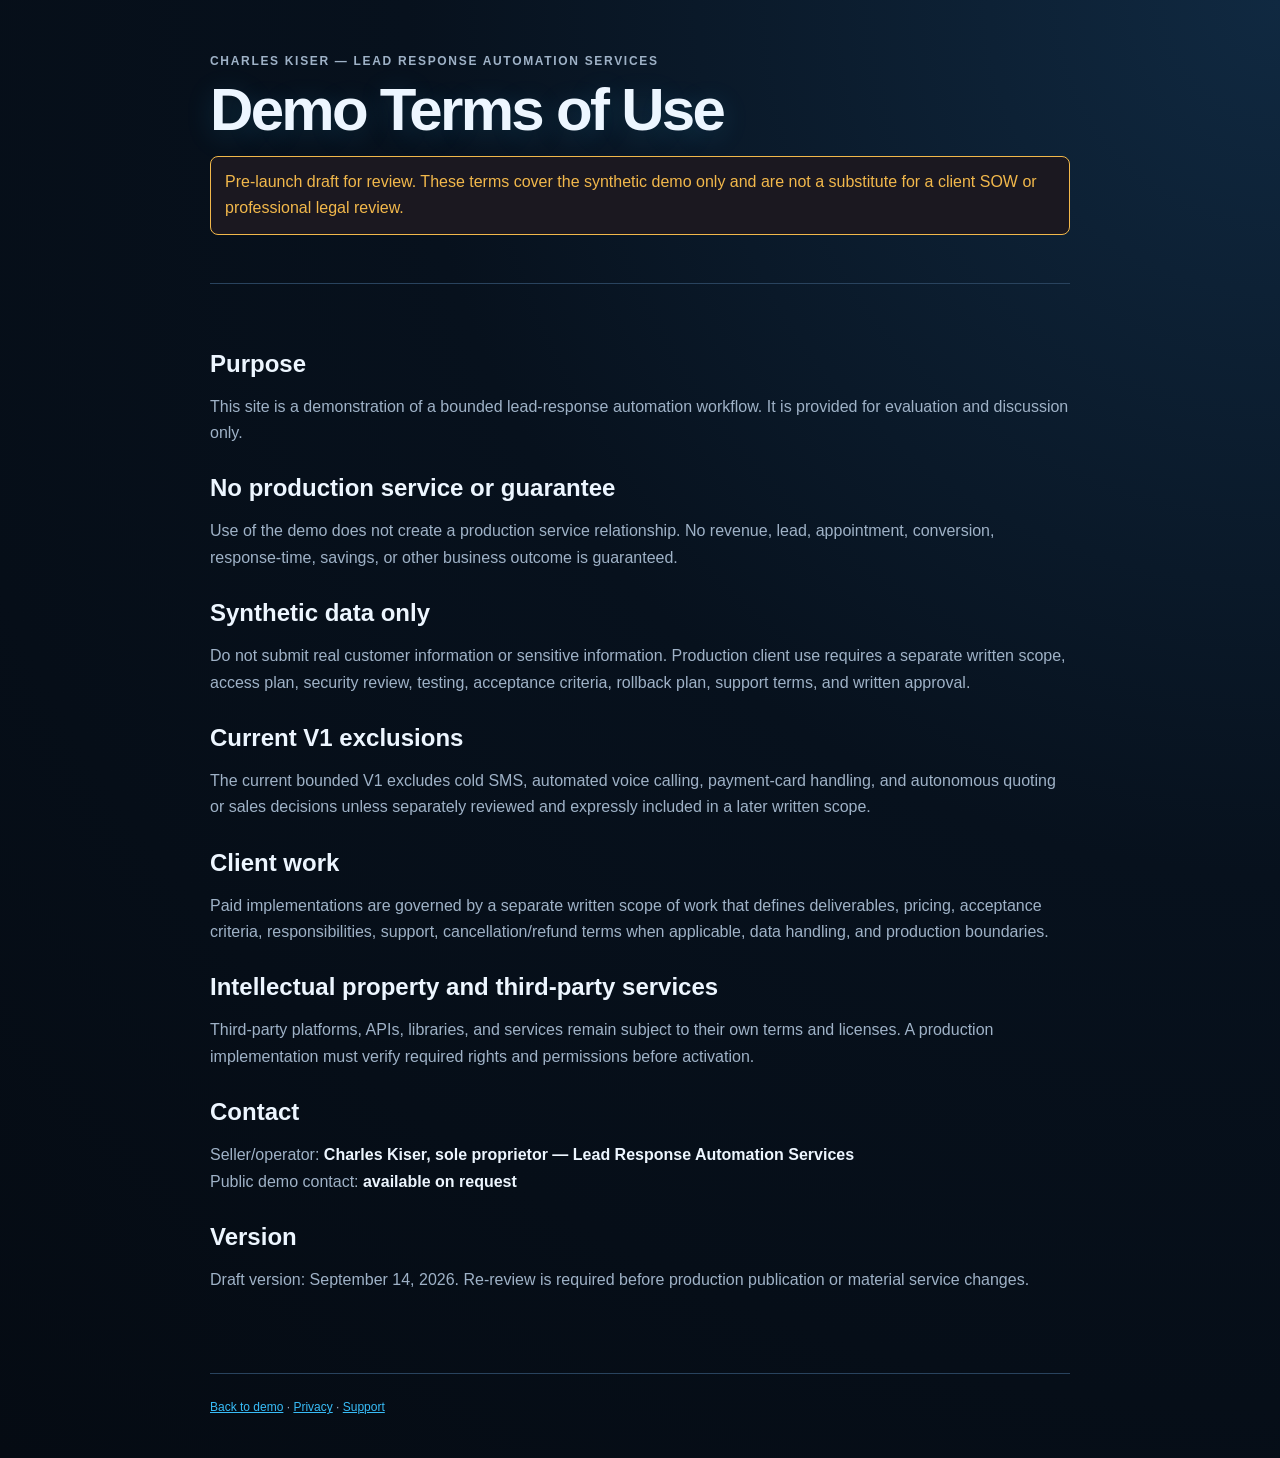
<file: lead-response-automation/terms.html>
﻿<!doctype html>
<html lang="en">
<head>
  <meta charset="utf-8">
  <meta name="viewport" content="width=device-width, initial-scale=1">
  <title>Terms &mdash; Lead Response Automation Services</title>
  <link rel="stylesheet" href="./styles.css">
</head>
<body>
<header class="policy-page">
  <p class="eyebrow">CHARLES KISER &mdash; LEAD RESPONSE AUTOMATION SERVICES</p>
  <h1>Demo Terms of Use</h1>
  <p class="policy-status">Pre-launch draft for review. These terms cover the synthetic demo only and are not a substitute for a client SOW or professional legal review.</p>
</header>
<main class="policy-page">
  <h2>Purpose</h2>
  <p>This site is a demonstration of a bounded lead-response automation workflow. It is provided for evaluation and discussion only.</p>

  <h2>No production service or guarantee</h2>
  <p>Use of the demo does not create a production service relationship. No revenue, lead, appointment, conversion, response-time, savings, or other business outcome is guaranteed.</p>

  <h2>Synthetic data only</h2>
  <p>Do not submit real customer information or sensitive information. Production client use requires a separate written scope, access plan, security review, testing, acceptance criteria, rollback plan, support terms, and written approval.</p>

  <h2>Current V1 exclusions</h2>
  <p>The current bounded V1 excludes cold SMS, automated voice calling, payment-card handling, and autonomous quoting or sales decisions unless separately reviewed and expressly included in a later written scope.</p>

  <h2>Client work</h2>
  <p>Paid implementations are governed by a separate written scope of work that defines deliverables, pricing, acceptance criteria, responsibilities, support, cancellation/refund terms when applicable, data handling, and production boundaries.</p>

  <h2>Intellectual property and third-party services</h2>
  <p>Third-party platforms, APIs, libraries, and services remain subject to their own terms and licenses. A production implementation must verify required rights and permissions before activation.</p>

  <h2>Contact</h2>
  <p>Seller/operator: <strong>Charles Kiser, sole proprietor &mdash; Lead Response Automation Services</strong><br>Public demo contact: <strong>available on request</strong></p>

  <h2>Version</h2>
  <p>Draft version: September 14, 2026. Re-review is required before production publication or material service changes.</p>
</main>
<footer class="policy-page"><a href="./index.html">Back to demo</a> &middot; <a href="./privacy.html">Privacy</a> &middot; <a href="./support.html">Support</a></footer>
</body>
</html>
</file>
<file: styles.css>
:root{--bg:#07111f;--panel:#0d1c2d;--line:#2b4865;--text:#f6f8fb;--muted:#a8b8c9;--gold:#d6b25e;--good:#72d7a0;--bad:#ff9b9b}*{box-sizing:border-box}body{margin:0;font-family:Inter,system-ui,-apple-system,Segoe UI,Roboto,Arial;background:linear-gradient(180deg,#06101c,#0a1828);color:var(--text)}.wrap{max-width:1100px;margin:auto;padding:28px 18px 70px}.top{display:flex;justify-content:space-between;gap:12px;align-items:center;margin-bottom:18px}.brand{font-weight:850;letter-spacing:.08em}.pill{font-size:12px;color:var(--gold);border:1px solid #66582e;padding:6px 10px;border-radius:999px}.hero,.card{background:linear-gradient(145deg,var(--panel),#10253a);border:1px solid var(--line);border-radius:20px;padding:22px}.grid{display:grid;grid-template-columns:1fr 1fr;gap:16px;margin-top:16px}h1{font-size:34px;margin:0 0 8px}h2,h3{margin-top:0}p{color:var(--muted);line-height:1.55}label{display:block;margin:10px 0 6px;color:#dbe5ef;font-size:13px}input,select,textarea{width:100%;padding:11px;border-radius:10px;border:1px solid #3b5a78;background:#07111f;color:white;font:inherit}textarea{min-height:90px}.row{display:grid;grid-template-columns:1fr 1fr;gap:10px}.actions{display:flex;flex-wrap:wrap;gap:8px;margin-top:14px}button,.btn{display:inline-block;border:0;border-radius:10px;background:linear-gradient(135deg,#d6b25e,#eed58f);color:#08111f;font-weight:800;padding:11px 14px;cursor:pointer;text-decoration:none}.secondary{background:#16314a!important;color:#eef5fb!important;border:1px solid #3d5c77!important}.metric{padding:14px;border:1px solid var(--line);background:#0a1928;border-radius:12px;margin-bottom:10px}.metric small{display:block;color:var(--muted);margin-bottom:4px}.metric strong{font-size:22px}.good{color:var(--good)}.bad{color:var(--bad)}.notice{padding:13px 14px;border:1px solid #66582e;border-radius:12px;background:#171a17;color:#d8c894;font-size:13px;line-height:1.5}table{width:100%;border-collapse:collapse;font-size:13px}th,td{text-align:left;padding:10px;border-bottom:1px solid #233b52;vertical-align:top}.footer{margin-top:20px;color:#879caf;font-size:12px;line-height:1.55}@media(max-width:780px){.grid,.row{grid-template-columns:1fr}.top{align-items:flex-start;flex-direction:column}h1{font-size:28px}}
</file>
<file: lead-response-automation/styles.css>
:root { color-scheme: dark; --ink:#edf6ff; --muted:#9fb2c7; --line:#29435e; --page:#07111d; --panel:#0d1d2e; --panel-2:#12283d; --blue:#4b9dff; --cyan:#38bdf8; --gold:#f2b84b; --green:#45d39a; --red:#ff6b6b; --shadow:0 18px 45px rgba(0,0,0,.28); }
* { box-sizing: border-box; }
body { margin:0; font-family:Inter,Segoe UI,Arial,sans-serif; color:var(--ink); background:radial-gradient(circle at top right,#102941 0,#07111d 45%,#050b13 100%); }
header, main, footer { width:min(1180px, calc(100% - 40px)); margin:auto; }
header { padding:52px 0 32px; border-bottom:1px solid var(--line); }
.eyebrow,.kicker { margin:0 0 8px; font-size:12px; letter-spacing:.14em; font-weight:800; color:var(--blue); }
h1 { margin:0; font-size:clamp(42px,7vw,76px); letter-spacing:-.045em; line-height:1; text-shadow:0 5px 28px rgba(56,189,248,.18); }
h2 { margin:0 0 12px; font-size:24px; }
.lede { max-width:700px; color:var(--muted); font-size:19px; line-height:1.55; }
.environment-label,.environment-detail { margin:8px 0 0; color:var(--muted); font-size:12px; font-weight:800; letter-spacing:.04em; }
.environment-detail { margin-top:3px; font-weight:600; letter-spacing:.02em; }
.status-row { display:flex; flex-wrap:wrap; gap:10px; margin-top:24px; }
.badge { border:1px solid var(--line); border-radius:999px; padding:8px 13px; font-size:11px; font-weight:800; background:var(--panel-2); }
.badge.safe { color:var(--green); border-color:#24785e; }
.badge.danger { color:var(--red); border-color:#8c3f49; }
.badge.neutral { color:var(--muted); }
main { padding:38px 0 64px; }
.workflow { display:grid; grid-template-columns:1fr auto 1fr auto 1fr auto 1fr auto 1fr; align-items:center; gap:14px; margin:0 0 32px; }
.workflow div { min-height:104px; border:1px solid var(--line); border-top:3px solid var(--blue); border-radius:12px; background:linear-gradient(145deg,var(--panel-2),var(--panel)); padding:20px; box-shadow:var(--shadow); }
.workflow strong { display:block; font-size:12px; color:var(--cyan); }
.workflow span { display:block; margin-top:22px; font-weight:800; }
.workflow i { color:var(--gold); font-style:normal; font-size:20px; }
.view-label { grid-column:1 / -1; margin:0 0 10px; color:var(--cyan); font-size:12px; font-weight:800; letter-spacing:.12em; }
.workspace { display:grid; grid-template-columns:1.4fr .8fr; gap:24px; }
.panel { border:1px solid var(--line); border-radius:14px; background:linear-gradient(150deg,rgba(18,40,61,.96),rgba(9,25,40,.98)); padding:30px; box-shadow:var(--shadow); }
.operator-panel { border-color:#31516d; }
.panel-heading { display:flex; align-items:start; justify-content:space-between; gap:20px; }
label { display:grid; gap:8px; margin:17px 0; font-size:13px; font-weight:700; color:var(--ink); }
input,select,button { font:inherit; }
input,select { width:100%; border:1px solid #3b5872; border-radius:8px; padding:13px 14px; color:var(--ink); background:#091827; }
.check { display:flex; align-items:center; font-weight:500; }
.check input { width:auto; }
button { border:1px solid #3b5872; border-radius:8px; background:#12283d; color:var(--ink); padding:12px 15px; cursor:pointer; font-weight:700; }
button:hover { border-color:var(--cyan); background:#173653; }
button.primary { background:var(--blue); color:#06101b; border-color:var(--blue); }
button.danger { color:#fff; background:#7e2f3a; border-color:var(--red); width:100%; margin-bottom:10px; }
.row-actions { display:flex; flex-wrap:wrap; gap:12px; margin-top:22px; }
.result,.notice { padding:14px; border:1px solid var(--line); border-radius:8px; background:#091827; color:var(--muted); font-size:14px; line-height:1.5; }
.helper,.exclusions { margin:10px 0 0; color:var(--muted); font-size:12px; line-height:1.45; }
.exclusions { padding:14px; border:1px solid #3b5872; border-radius:8px; background:#0b1a2a; }
.control-grid { display:grid; grid-template-columns:1fr 1fr; gap:11px; margin:22px 0; }
.control-grid button { min-height:62px; text-align:left; }
hr { border:0; border-top:1px solid var(--line); margin:26px 0; }
.metrics { display:grid; grid-template-columns:repeat(4,1fr); gap:1px; background:var(--line); border:1px solid var(--line); border-radius:14px; overflow:hidden; margin:24px 0; box-shadow:var(--shadow); }
.metrics article { background:var(--panel); padding:24px; }
.metrics > .view-label { padding:20px 24px 4px; background:var(--panel); }
.metrics span { display:block; color:var(--muted); font-size:13px; min-height:36px; }
.metrics strong { font-size:38px; color:var(--cyan); }
.data-grid { display:grid; grid-template-columns:1.2fr 1fr 1fr; gap:24px; }
.empty { color:var(--muted); font-size:14px; line-height:1.55; }
.record { width:100%; display:flex; justify-content:space-between; gap:12px; text-align:left; border:0; border-top:1px solid var(--line); padding:12px 4px; }
.record.selected { border-left:4px solid var(--cyan); padding-left:12px; background:#102d47; }
.record span,.record small { display:block; }
.record small,.log small,.message small { color:var(--muted); margin-top:4px; }
.record em { font-style:normal; font-size:11px; color:var(--blue); }
.log { display:grid; grid-template-columns:1fr auto; gap:5px 12px; border-top:1px solid var(--line); padding:14px 0; }
.log span { grid-column:1; color:var(--muted); font-size:11px; }
.log small { grid-column:2; grid-row:1; }
.message { border-top:1px solid var(--line); padding:15px 0; }
.message p { margin:7px 0; font-size:13px; line-height:1.45; }
footer { border-top:1px solid var(--line); padding:26px 0 44px; color:var(--muted); font-size:12px; }
button:focus-visible, input:focus-visible, select:focus-visible { outline:3px solid var(--cyan); outline-offset:3px; }
@media (max-width:850px) { header, main, footer { width:min(100% - 28px, 720px); } .workflow { grid-template-columns:1fr; } .workflow i { transform:rotate(90deg); text-align:center; } .workspace,.data-grid { grid-template-columns:1fr; } .metrics { grid-template-columns:1fr 1fr; } }
@media (max-width:520px) { h1 { font-size:42px; } .panel { padding:22px; } .metrics { grid-template-columns:1fr; } .control-grid { grid-template-columns:1fr; } }
@media (prefers-reduced-motion: reduce) { *, *::before, *::after { scroll-behavior:auto !important; transition:none !important; animation:none !important; } }

a { color:var(--cyan); }
a:hover { color:var(--ink); }
.policy-notice { margin-top:24px; }
.policy-page { max-width:860px; margin:0 auto; }
.policy-page h1 { font-size:clamp(36px,6vw,60px); }
.policy-page h2 { margin-top:28px; }
.policy-page p, .policy-page li { color:var(--muted); line-height:1.65; }
.policy-page strong { color:var(--ink); }
.policy-status { border:1px solid var(--gold); border-radius:8px; padding:12px 14px; background:#1b1820; color:var(--gold) !important; }
.footer-nav { display:flex; flex-wrap:wrap; gap:16px; margin:12px 0; }
.footer-note { color:var(--muted); }
</file>
<file: sales/sales.css>
:root{--bg:#07111f;--panel:#0d1c2d;--panel2:#10253a;--line:#2b4865;--text:#f6f8fb;--muted:#a8b8c9;--gold:#d6b25e;--good:#72d7a0}
*{box-sizing:border-box}body{margin:0;font-family:Inter,system-ui,-apple-system,Segoe UI,Roboto,Arial;background:linear-gradient(180deg,#06101c,#0a1828);color:var(--text)}a{color:inherit}.wrap{max-width:1060px;margin:auto;padding:30px 18px 70px}.top{display:flex;justify-content:space-between;gap:12px;align-items:center;margin-bottom:18px}.brand{font-weight:900;letter-spacing:.08em}.pill{font-size:12px;color:var(--gold);border:1px solid #66582e;padding:6px 10px;border-radius:999px}.hero{background:linear-gradient(145deg,var(--panel),var(--panel2));border:1px solid var(--line);border-radius:24px;padding:28px;box-shadow:0 20px 60px rgba(0,0,0,.25)}h1{font-size:46px;line-height:1.02;margin:0 0 14px}h2{margin:0 0 10px}p{color:var(--muted);line-height:1.6}.sub{font-size:19px;max-width:760px}.actions{display:flex;gap:10px;flex-wrap:wrap;margin:20px 0}.btn{display:inline-block;text-decoration:none;padding:12px 16px;border-radius:11px;font-weight:850;background:linear-gradient(135deg,#d6b25e,#efd991);color:#08111f}.btn.secondary{background:#16314a;color:#eef5fb;border:1px solid #3d5c77}.grid{display:grid;grid-template-columns:repeat(3,1fr);gap:14px;margin-top:20px}.card{background:#081522;border:1px solid var(--line);border-radius:16px;padding:18px}.card strong{display:block;margin-bottom:7px}.notice{margin-top:18px;padding:13px 14px;border:1px solid #66582e;border-radius:12px;background:#171a17;color:#d8c894;font-size:13px;line-height:1.5}.footer{margin-top:22px;color:#879caf;font-size:12px;line-height:1.5}@media(max-width:780px){h1{font-size:34px}.grid{grid-template-columns:1fr}.top{align-items:flex-start;flex-direction:column}}
</file>
